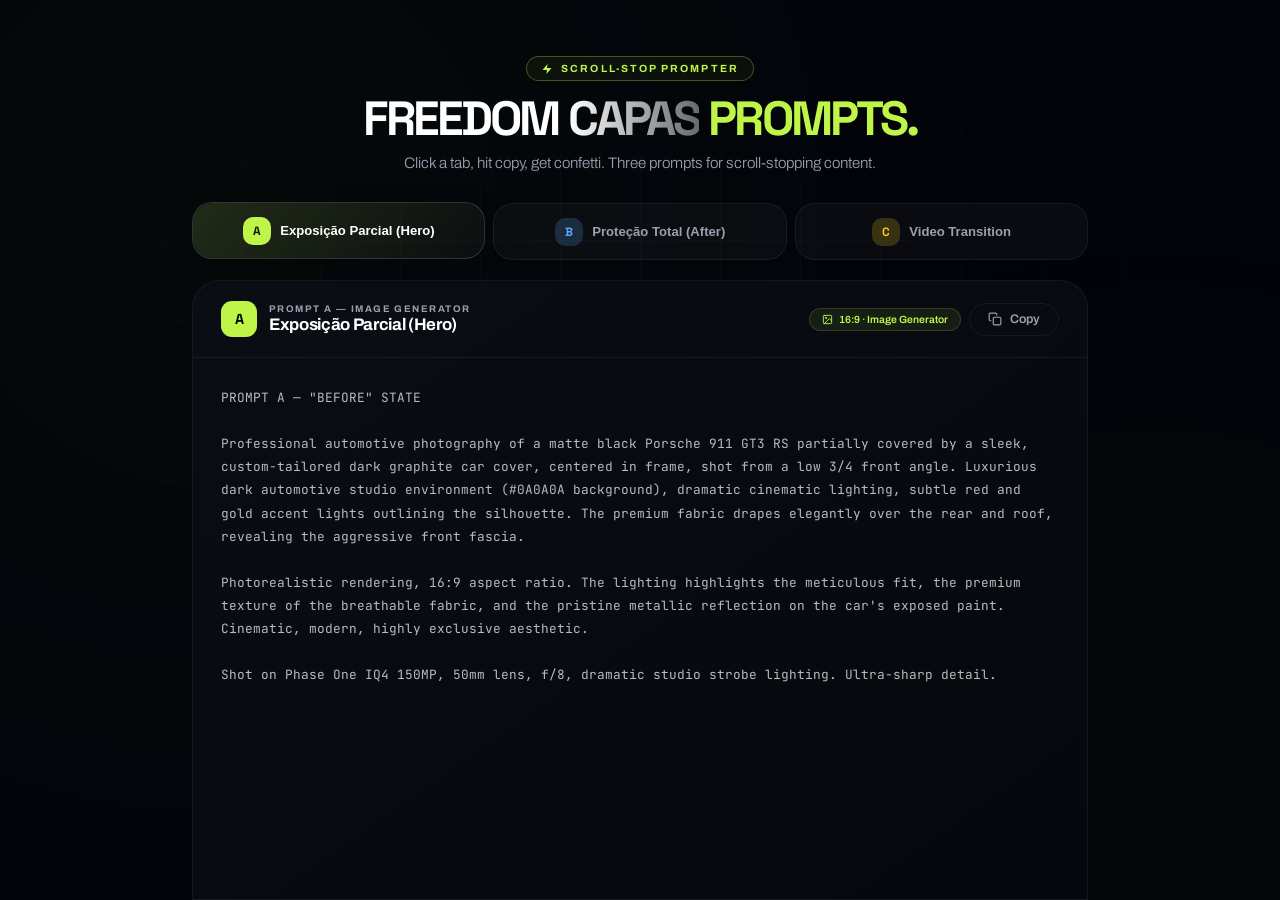
<file: research/prompts.html>
<!DOCTYPE html>
<html lang="en">
<head>
  <meta charset="UTF-8">
  <meta name="viewport" content="width=device-width, initial-scale=1.0">
  <title>Scroll-Stop Prompts — Capas Automotivas Premium</title>
  <link rel="preconnect" href="https://fonts.googleapis.com">
  <link rel="preconnect" href="https://fonts.gstatic.com" crossorigin>
  <link href="https://fonts.googleapis.com/css2?family=Archivo:wght@300;400;500;600;700;800;900&family=Space+Grotesk:wght@300;400;500;600;700&family=JetBrains+Mono:wght@400;500&display=swap" rel="stylesheet">
  <style>
    :root {
      --font-body: 'Archivo', sans-serif;
      --font-display: 'Space Grotesk', sans-serif;
      --font-mono: 'JetBrains Mono', monospace;
      --lime: #BFF549;
      --bg: #02040a;
      --card-bg: rgba(255, 255, 255, 0.03);
      --card-border: rgba(255, 255, 255, 0.06);
      --text-secondary: #99A1AF;
    }

    *, *::before, *::after { margin: 0; padding: 0; box-sizing: border-box; }
    ::selection { background-color: var(--lime); color: #000; }

    ::-webkit-scrollbar { width: 8px; }
    ::-webkit-scrollbar-track { background: rgba(0,0,0,0.2); border-radius: 4px; }
    ::-webkit-scrollbar-thumb { background: rgba(255,255,255,0.1); border-radius: 4px; }
    ::-webkit-scrollbar-thumb:hover { background: var(--lime); }

    body {
      font-family: var(--font-body);
      background: var(--bg);
      color: #fff;
      -webkit-font-smoothing: antialiased;
      -moz-osx-font-smoothing: grayscale;
      overflow: hidden;
      height: 100vh;
      display: flex;
      flex-direction: column;
    }

    h1, h2, h3, h4, h5, h6 { font-family: var(--font-display); }

    .bg-grid {
      position: fixed;
      inset: 0;
      background: linear-gradient(rgba(255,255,255,0.02) 1px, transparent 1px),
                  linear-gradient(90deg, rgba(255,255,255,0.02) 1px, transparent 1px);
      background-size: 80px 80px;
      mask-image: radial-gradient(ellipse at center, black 30%, transparent 80%);
      -webkit-mask-image: radial-gradient(ellipse at center, black 30%, transparent 80%);
      pointer-events: none;
      z-index: 0;
    }

    .bg-orb-1 {
      position: fixed; top: -15%; left: -10%; width: 700px; height: 700px;
      background: var(--lime); border-radius: 50%; filter: blur(280px);
      opacity: 0.06; pointer-events: none; z-index: 0;
      animation: orbFloat 20s ease-in-out infinite;
    }

    .bg-orb-2 {
      position: fixed; bottom: -15%; right: -10%; width: 500px; height: 500px;
      background: #FACC15; border-radius: 50%; filter: blur(220px);
      opacity: 0.05; pointer-events: none; z-index: 0;
      animation: orbFloat 25s ease-in-out infinite reverse;
    }

    @keyframes orbFloat {
      0%, 100% { transform: translate(0, 0); }
      50% { transform: translate(40px, 25px); }
    }

    .confetti-canvas { position: fixed; inset: 0; pointer-events: none; z-index: 9999; }

    .app {
      position: relative; z-index: 1; display: flex; flex-direction: column;
      height: 100vh; max-width: 960px; margin: 0 auto; padding: 2rem 2rem 0; width: 100%;
    }

    .header { text-align: center; padding: 1.5rem 0 1.75rem; flex-shrink: 0; }

    .header-badge {
      display: inline-flex; align-items: center; gap: 0.5rem;
      padding: 0.35rem 0.9rem; margin-bottom: 1rem; border-radius: 980px;
      border: 1px solid rgba(191, 245, 73, 0.3); background: rgba(191, 245, 73, 0.05);
      color: var(--lime); font-size: 0.65rem; font-weight: 700;
      text-transform: uppercase; letter-spacing: 0.2em; backdrop-filter: blur(10px);
    }
    .header-badge svg { width: 12px; height: 12px; }

    .header h1 {
      font-size: clamp(1.8rem, 5vw, 3rem); font-weight: 900;
      letter-spacing: -0.06em; line-height: 0.9; margin-bottom: 0.75rem;
    }
    .header h1 .lime { color: var(--lime); }
    .header h1 .faded {
      background: linear-gradient(to right, #fff, rgba(255,255,255,0.4));
      -webkit-background-clip: text; -webkit-text-fill-color: transparent; background-clip: text;
    }

    .header p {
      font-size: 0.95rem; color: var(--text-secondary); max-width: 500px;
      margin: 0 auto; line-height: 1.5; font-weight: 300;
    }

    .tabs-row { display: flex; gap: 0.5rem; flex-shrink: 0; margin-bottom: 1.25rem; }

    .tab {
      flex: 1; display: flex; align-items: center; justify-content: center; gap: 0.6rem;
      padding: 0.85rem 1rem; border-radius: 20px; border: 1px solid var(--card-border);
      background: var(--card-bg); color: var(--text-secondary); font-size: 0.82rem;
      font-weight: 600; cursor: pointer; transition: all 0.35s cubic-bezier(0.16, 1, 0.3, 1);
      position: relative; overflow: hidden;
    }
    .tab::before { content: ''; position: absolute; inset: 0; opacity: 0; transition: opacity 0.35s ease; border-radius: 20px; }
    .tab[data-tab="A"]::before { background: linear-gradient(135deg, rgba(191,245,73,0.12), transparent); }
    .tab[data-tab="B"]::before { background: linear-gradient(135deg, rgba(96,165,250,0.12), transparent); }
    .tab[data-tab="C"]::before { background: linear-gradient(135deg, rgba(250,204,21,0.12), transparent); }
    .tab:hover { border-color: rgba(255,255,255,0.12); color: #fff; transform: translateY(-1px); }
    .tab:hover::before { opacity: 1; }
    .tab.active { border-color: rgba(255,255,255,0.15); color: #fff; transform: translateY(-1px); box-shadow: 0 4px 20px rgba(0,0,0,0.3); }
    .tab.active::before { opacity: 1; }

    .tab .tab-letter {
      display: inline-flex; align-items: center; justify-content: center;
      width: 28px; height: 28px; border-radius: 10px; font-size: 0.75rem;
      font-weight: 900; font-family: var(--font-display); flex-shrink: 0; transition: all 0.35s ease;
    }
    .tab[data-tab="A"] .tab-letter { background: rgba(191,245,73,0.2); color: var(--lime); }
    .tab[data-tab="B"] .tab-letter { background: rgba(96,165,250,0.2); color: #60a5fa; }
    .tab[data-tab="C"] .tab-letter { background: rgba(250,204,21,0.2); color: #FACC15; }
    .tab.active[data-tab="A"] .tab-letter { background: var(--lime); color: #000; }
    .tab.active[data-tab="B"] .tab-letter { background: #60a5fa; color: #000; }
    .tab.active[data-tab="C"] .tab-letter { background: #FACC15; color: #000; }
    .tab .tab-name { position: relative; z-index: 1; }

    .prompt-panel {
      flex: 1; min-height: 0; display: flex; flex-direction: column;
      background: linear-gradient(145deg, rgba(12,14,22,0.92), rgba(6,8,14,0.95));
      border: 1px solid var(--card-border); border-radius: 28px 28px 0 0; overflow: hidden;
    }

    .panel-header {
      display: flex; align-items: center; justify-content: space-between;
      padding: 1.25rem 1.75rem; border-bottom: 1px solid var(--card-border); flex-shrink: 0;
    }
    .panel-header-left { display: flex; align-items: center; gap: 0.75rem; }

    .panel-icon {
      width: 36px; height: 36px; border-radius: 11px; display: flex;
      align-items: center; justify-content: center; font-size: 0.9rem;
      font-weight: 900; font-family: var(--font-display); flex-shrink: 0; transition: all 0.35s ease;
    }
    .panel-icon.a { background: var(--lime); color: #000; }
    .panel-icon.b { background: #60a5fa; color: #000; }
    .panel-icon.c { background: #FACC15; color: #000; }

    .panel-meta .panel-label { font-size: 0.6rem; text-transform: uppercase; letter-spacing: 0.15em; color: var(--text-secondary); font-weight: 700; }
    .panel-meta .panel-title { font-size: 1.05rem; font-weight: 700; letter-spacing: -0.02em; margin-top: 1px; }
    .panel-header-right { display: flex; align-items: center; gap: 0.5rem; }

    .instruction-tag {
      display: inline-flex; align-items: center; gap: 0.35rem;
      padding: 0.3rem 0.75rem; border-radius: 980px; font-size: 0.65rem; font-weight: 600; white-space: nowrap;
    }
    .instruction-tag.img { background: rgba(191,245,73,0.08); color: var(--lime); border: 1px solid rgba(191,245,73,0.15); }
    .instruction-tag.vid { background: rgba(250,204,21,0.08); color: #FACC15; border: 1px solid rgba(250,204,21,0.15); }
    .instruction-tag svg { width: 11px; height: 11px; }

    .copy-btn {
      display: inline-flex; align-items: center; gap: 0.45rem; padding: 0.55rem 1.15rem;
      border-radius: 980px; border: 1px solid var(--card-border); background: transparent;
      color: var(--text-secondary); font-size: 0.78rem; font-weight: 600; cursor: pointer;
      transition: all 0.25s ease; font-family: var(--font-body);
    }
    .copy-btn:hover { background: var(--lime); color: #000; border-color: var(--lime); transform: scale(1.03); }
    .copy-btn.copied { background: var(--lime); color: #000; border-color: var(--lime); }
    .copy-btn svg { width: 14px; height: 14px; }

    .panel-body { flex: 1; min-height: 0; position: relative; }
    .prompt-content { display: none; position: absolute; inset: 0; opacity: 0; transform: translateY(8px); transition: opacity 0.3s ease, transform 0.3s ease; }
    .prompt-content.active { display: block; opacity: 1; transform: translateY(0); }

    .prompt-text {
      font-family: var(--font-mono); font-size: 0.8rem; line-height: 1.8;
      color: rgba(255,255,255,0.72); white-space: pre-wrap; word-break: break-word;
      padding: 1.75rem; height: 100%; overflow-y: auto; -webkit-overflow-scrolling: touch;
    }
    .prompt-text::-webkit-scrollbar { width: 6px; }
    .prompt-text::-webkit-scrollbar-track { background: transparent; }
    .prompt-text::-webkit-scrollbar-thumb { background: rgba(255,255,255,0.08); border-radius: 3px; }

    @media (max-width: 640px) {
      .app { padding: 1.25rem 1rem 0; }
      .header { padding: 1rem 0 1.25rem; }
      .header h1 { font-size: clamp(1.5rem, 8vw, 2.2rem); }
      .header p { font-size: 0.85rem; }
      .tab { padding: 0.7rem 0.5rem; font-size: 0.72rem; border-radius: 16px; }
      .tab .tab-name { display: none; }
      .tab .tab-letter { width: 32px; height: 32px; font-size: 0.85rem; }
      .tab .tab-subtitle { display: block; font-size: 0.65rem; color: var(--text-secondary); margin-top: 2px; }
      .panel-header { flex-direction: column; align-items: flex-start; gap: 0.75rem; padding: 1rem 1.25rem; }
      .panel-header-right { width: 100%; justify-content: space-between; }
      .prompt-text { padding: 1.25rem; font-size: 0.73rem; line-height: 1.7; }
      .prompt-panel { border-radius: 22px 22px 0 0; }
      .instruction-tag { font-size: 0.6rem; }
    }
    @media (min-width: 641px) { .tab .tab-subtitle { display: none; } }
  </style>
</head>
<body>
  <div class="bg-grid"></div>
  <div class="bg-orb-1"></div>
  <div class="bg-orb-2"></div>
  <canvas class="confetti-canvas" id="confettiCanvas"></canvas>

  <div class="app">
    <header class="header">
      <div class="header-badge">
        <svg viewBox="0 0 24 24" fill="currentColor"><polygon points="13 2 3 14 12 14 11 22 21 10 12 10 13 2"/></svg>
        Scroll-Stop Prompter
      </div>
      <h1>FREEDOM <span class="faded">CAPAS</span> <span class="lime">PROMPTS.</span></h1>
      <p>Click a tab, hit copy, get confetti. Three prompts for scroll-stopping content.</p>
    </header>

    <div class="tabs-row">
      <button class="tab active" data-tab="A" onclick="switchTab('A')">
        <span class="tab-letter">A</span>
        <span class="tab-name">Exposição Parcial (Hero)</span>
        <span class="tab-subtitle">Parcial</span>
      </button>
      <button class="tab" data-tab="B" onclick="switchTab('B')">
        <span class="tab-letter">B</span>
        <span class="tab-name">Proteção Total (After)</span>
        <span class="tab-subtitle">Total</span>
      </button>
      <button class="tab" data-tab="C" onclick="switchTab('C')">
        <span class="tab-letter">C</span>
        <span class="tab-name">Video Transition</span>
        <span class="tab-subtitle">Video</span>
      </button>
    </div>

    <div class="prompt-panel">
      <div class="panel-header">
        <div class="panel-header-left">
          <div class="panel-icon a" id="panelIcon">A</div>
          <div class="panel-meta">
            <div class="panel-label" id="panelLabel">Prompt A &mdash; Image Generator</div>
            <div class="panel-title" id="panelTitle">Exposição Parcial (Hero)</div>
          </div>
        </div>
        <div class="panel-header-right">
          <div class="instruction-tag img" id="panelTag">
            <svg viewBox="0 0 24 24" fill="none" stroke="currentColor" stroke-width="2" stroke-linecap="round" stroke-linejoin="round"><rect x="3" y="3" width="18" height="18" rx="2"/><circle cx="8.5" cy="8.5" r="1.5"/><path d="M21 15l-5-5L5 21"/></svg>
            <span id="panelTagText">16:9 &middot; Image Generator</span>
          </div>
          <button class="copy-btn" id="copyBtn" onclick="copyCurrentPrompt()">
            <svg viewBox="0 0 24 24" fill="none" stroke="currentColor" stroke-width="2" stroke-linecap="round" stroke-linejoin="round"><rect x="9" y="9" width="13" height="13" rx="2"/><path d="M5 15H4a2 2 0 01-2-2V4a2 2 0 012-2h9a2 2 0 012 2v1"/></svg>
            Copy
          </button>
        </div>
      </div>

      <div class="panel-body">
        <div class="prompt-content active" id="contentA">
          <div class="prompt-text">PROMPT A — &quot;BEFORE&quot; STATE

Professional automotive photography of a matte black Porsche 911 GT3 RS partially covered by a sleek, custom-tailored dark graphite car cover, centered in frame, shot from a low 3/4 front angle. Luxurious dark automotive studio environment (#0A0A0A background), dramatic cinematic lighting, subtle red and gold accent lights outlining the silhouette. The premium fabric drapes elegantly over the rear and roof, revealing the aggressive front fascia. 

Photorealistic rendering, 16:9 aspect ratio. The lighting highlights the meticulous fit, the premium texture of the breathable fabric, and the pristine metallic reflection on the car's exposed paint. Cinematic, modern, highly exclusive aesthetic.

Shot on Phase One IQ4 150MP, 50mm lens, f/8, dramatic studio strobe lighting. Ultra-sharp detail.</div>
        </div>
        <div class="prompt-content" id="contentB">
          <div class="prompt-text">PROMPT B — &quot;AFTER&quot; STATE

Professional automotive photography of a Porsche 911 GT3 RS completely protected by a sleek, custom-tailored dark graphite car cover, centered in frame, shot from the EXACT SAME low 3/4 front angle as Prompt A. Luxurious dark automotive studio environment (#0A0A0A background), dramatic cinematic lighting, subtle red and gold accent lights outlining the silhouette. 

The premium fabric stretches perfectly over the car's curves, showcasing the meticulous, bespoke fit, hugging the mirrors and spoiler seamlessly. You can see the sophisticated texture, subtle golden stitching, and soft light reflections on the premium material.

Photorealistic rendering, 16:9 aspect ratio. Same dramatic lighting, same camera position as Prompt A. Visual continuity is absolute. Ultra-sharp detail, exclusive aesthetic.</div>
        </div>
        <div class="prompt-content" id="contentC">
          <div class="prompt-text">PROMPT C — VIDEO TRANSITION (Start Frame -&gt; End Frame)

START FRAME: The matte black Porsche 911 partially covered by the dark graphite fabric in the dark studio.
END FRAME: The Porsche completely protected and wrapped tightly by the premium cover.

TRANSITION: Smooth, satisfying, and elegant transformation. After a brief pause (0.5s), the dark graphite fabric elegantly glides forward over the hood, smoothly conforming to the aerodynamic curves of the vehicle. The movement is fluid, like liquid silk, showcasing the premium elastane stretch and perfect bespoke fit. The fabric snaps perfectly into place around the front bumper and wheels. 

STYLE: Photorealistic, dark cinematic studio background throughout, consistent dramatic lighting. No camera movement — locked-off tripod shot. The only motion is the graceful sliding of the tailored cover. High-end luxury automotive commercial vibe, like a Porsche or Mercedes reveal.

DURATION: 6-8 seconds total.
ASPECT RATIO: 16:9
QUALITY: High fidelity, smooth 24fps or higher, extremely detailed fabric textures.</div>
        </div>
      </div>
    </div>
  </div>

  <script>
    const confettiCanvas = document.getElementById('confettiCanvas');
    const confettiCtx = confettiCanvas.getContext('2d');
    let confettiPieces = [];
    let confettiAnimating = false;

    function resizeConfetti() { confettiCanvas.width = window.innerWidth; confettiCanvas.height = window.innerHeight; }
    resizeConfetti();
    window.addEventListener('resize', resizeConfetti);

    const confettiColors = ['#BFF549', '#FACC15', '#60a5fa', '#f472b6', '#a78bfa', '#34d399', '#fb923c', '#fff'];

    function launchConfetti() {
      confettiPieces = [];
      for (let i = 0; i < 150; i++) {
        confettiPieces.push({
          x: window.innerWidth / 2 + (Math.random() - 0.5) * 200, y: window.innerHeight / 2,
          vx: (Math.random() - 0.5) * 20, vy: -(Math.random() * 18 + 6),
          w: Math.random() * 10 + 5, h: Math.random() * 6 + 3,
          color: confettiColors[Math.floor(Math.random() * confettiColors.length)],
          rotation: Math.random() * 360, rotationSpeed: (Math.random() - 0.5) * 15,
          gravity: 0.35 + Math.random() * 0.15, opacity: 1,
          decay: 0.008 + Math.random() * 0.008, shape: Math.random() > 0.5 ? 'rect' : 'circle'
        });
      }
      if (!confettiAnimating) { confettiAnimating = true; animateConfetti(); }
    }

    function animateConfetti() {
      confettiCtx.clearRect(0, 0, confettiCanvas.width, confettiCanvas.height);
      let alive = 0;
      for (const p of confettiPieces) {
        if (p.opacity <= 0) continue;
        alive++;
        p.x += p.vx; p.vy += p.gravity; p.y += p.vy; p.vx *= 0.99;
        p.rotation += p.rotationSpeed; p.opacity -= p.decay;
        confettiCtx.save();
        confettiCtx.translate(p.x, p.y);
        confettiCtx.rotate((p.rotation * Math.PI) / 180);
        confettiCtx.globalAlpha = Math.max(0, p.opacity);
        confettiCtx.fillStyle = p.color;
        if (p.shape === 'rect') { confettiCtx.fillRect(-p.w/2, -p.h/2, p.w, p.h); }
        else { confettiCtx.beginPath(); confettiCtx.arc(0, 0, p.w/2, 0, Math.PI*2); confettiCtx.fill(); }
        confettiCtx.restore();
      }
      if (alive > 0) { requestAnimationFrame(animateConfetti); }
      else { confettiAnimating = false; confettiCtx.clearRect(0, 0, confettiCanvas.width, confettiCanvas.height); }
    }

    const tabsData = {
      A: { label: 'Prompt A &mdash; Image Generator', title: 'Exposição Parcial (Hero)', iconClass: 'a', tagClass: 'img',
        tagIcon: '<svg viewBox="0 0 24 24" fill="none" stroke="currentColor" stroke-width="2" stroke-linecap="round" stroke-linejoin="round"><rect x="3" y="3" width="18" height="18" rx="2"/><circle cx="8.5" cy="8.5" r="1.5"/><path d="M21 15l-5-5L5 21"/></svg>',
        tagText: '16:9 &middot; Image Generator' },
      B: { label: 'Prompt B &mdash; Image Generator', title: 'Proteção Total (After)', iconClass: 'b', tagClass: 'img',
        tagIcon: '<svg viewBox="0 0 24 24" fill="none" stroke="currentColor" stroke-width="2" stroke-linecap="round" stroke-linejoin="round"><rect x="3" y="3" width="18" height="18" rx="2"/><circle cx="8.5" cy="8.5" r="1.5"/><path d="M21 15l-5-5L5 21"/></svg>',
        tagText: '16:9 &middot; Reference Prompt A' },
      C: { label: 'Prompt C &mdash; Video Model', title: 'Video Transition', iconClass: 'c', tagClass: 'vid',
        tagIcon: '<svg viewBox="0 0 24 24" fill="none" stroke="currentColor" stroke-width="2" stroke-linecap="round" stroke-linejoin="round"><polygon points="5 3 19 12 5 21 5 3"/></svg>',
        tagText: 'Start: A &middot; End: B' }
    };

    let currentTab = 'A';

    function switchTab(tab) {
      if (tab === currentTab) return;
      currentTab = tab;
      document.querySelectorAll('.tab').forEach(t => t.classList.remove('active'));
      document.querySelector(`.tab[data-tab="${tab}"]`).classList.add('active');
      const info = tabsData[tab];
      const icon = document.getElementById('panelIcon');
      icon.textContent = tab; icon.className = 'panel-icon ' + info.iconClass;
      document.getElementById('panelLabel').innerHTML = info.label;
      document.getElementById('panelTitle').textContent = info.title;
      const tag = document.getElementById('panelTag');
      tag.className = 'instruction-tag ' + info.tagClass;
      tag.innerHTML = info.tagIcon + ' <span>' + info.tagText + '</span>';
      const btn = document.getElementById('copyBtn');
      btn.classList.remove('copied');
      btn.innerHTML = '<svg viewBox="0 0 24 24" fill="none" stroke="currentColor" stroke-width="2" stroke-linecap="round" stroke-linejoin="round"><rect x="9" y="9" width="13" height="13" rx="2"/><path d="M5 15H4a2 2 0 01-2-2V4a2 2 0 012-2h9a2 2 0 012 2v1"/></svg> Copy';
      document.querySelectorAll('.prompt-content').forEach(c => c.classList.remove('active'));
      requestAnimationFrame(() => { document.getElementById('content' + tab).classList.add('active'); });
    }

    function copyCurrentPrompt() {
      const content = document.querySelector('.prompt-content.active .prompt-text');
      const text = content.textContent;
      const btn = document.getElementById('copyBtn');
      navigator.clipboard.writeText(text).then(() => {
        launchConfetti();
        btn.classList.add('copied');
        btn.innerHTML = '<svg viewBox="0 0 24 24" fill="none" stroke="currentColor" stroke-width="2.5" stroke-linecap="round" stroke-linejoin="round"><polyline points="20 6 9 17 4 12"/></svg> Copied!';
        setTimeout(() => {
          btn.classList.remove('copied');
          btn.innerHTML = '<svg viewBox="0 0 24 24" fill="none" stroke="currentColor" stroke-width="2" stroke-linecap="round" stroke-linejoin="round"><rect x="9" y="9" width="13" height="13" rx="2"/><path d="M5 15H4a2 2 0 01-2-2V4a2 2 0 012-2h9a2 2 0 012 2v1"/></svg> Copy';
        }, 2000);
      });
    }

    document.addEventListener('keydown', (e) => {
      if (e.key === '1') switchTab('A');
      if (e.key === '2') switchTab('B');
      if (e.key === '3') switchTab('C');
      if ((e.metaKey || e.ctrlKey) && e.key === 'c' && !window.getSelection().toString()) { e.preventDefault(); copyCurrentPrompt(); }
    });
  </script>
</body>
</html>
</file>
